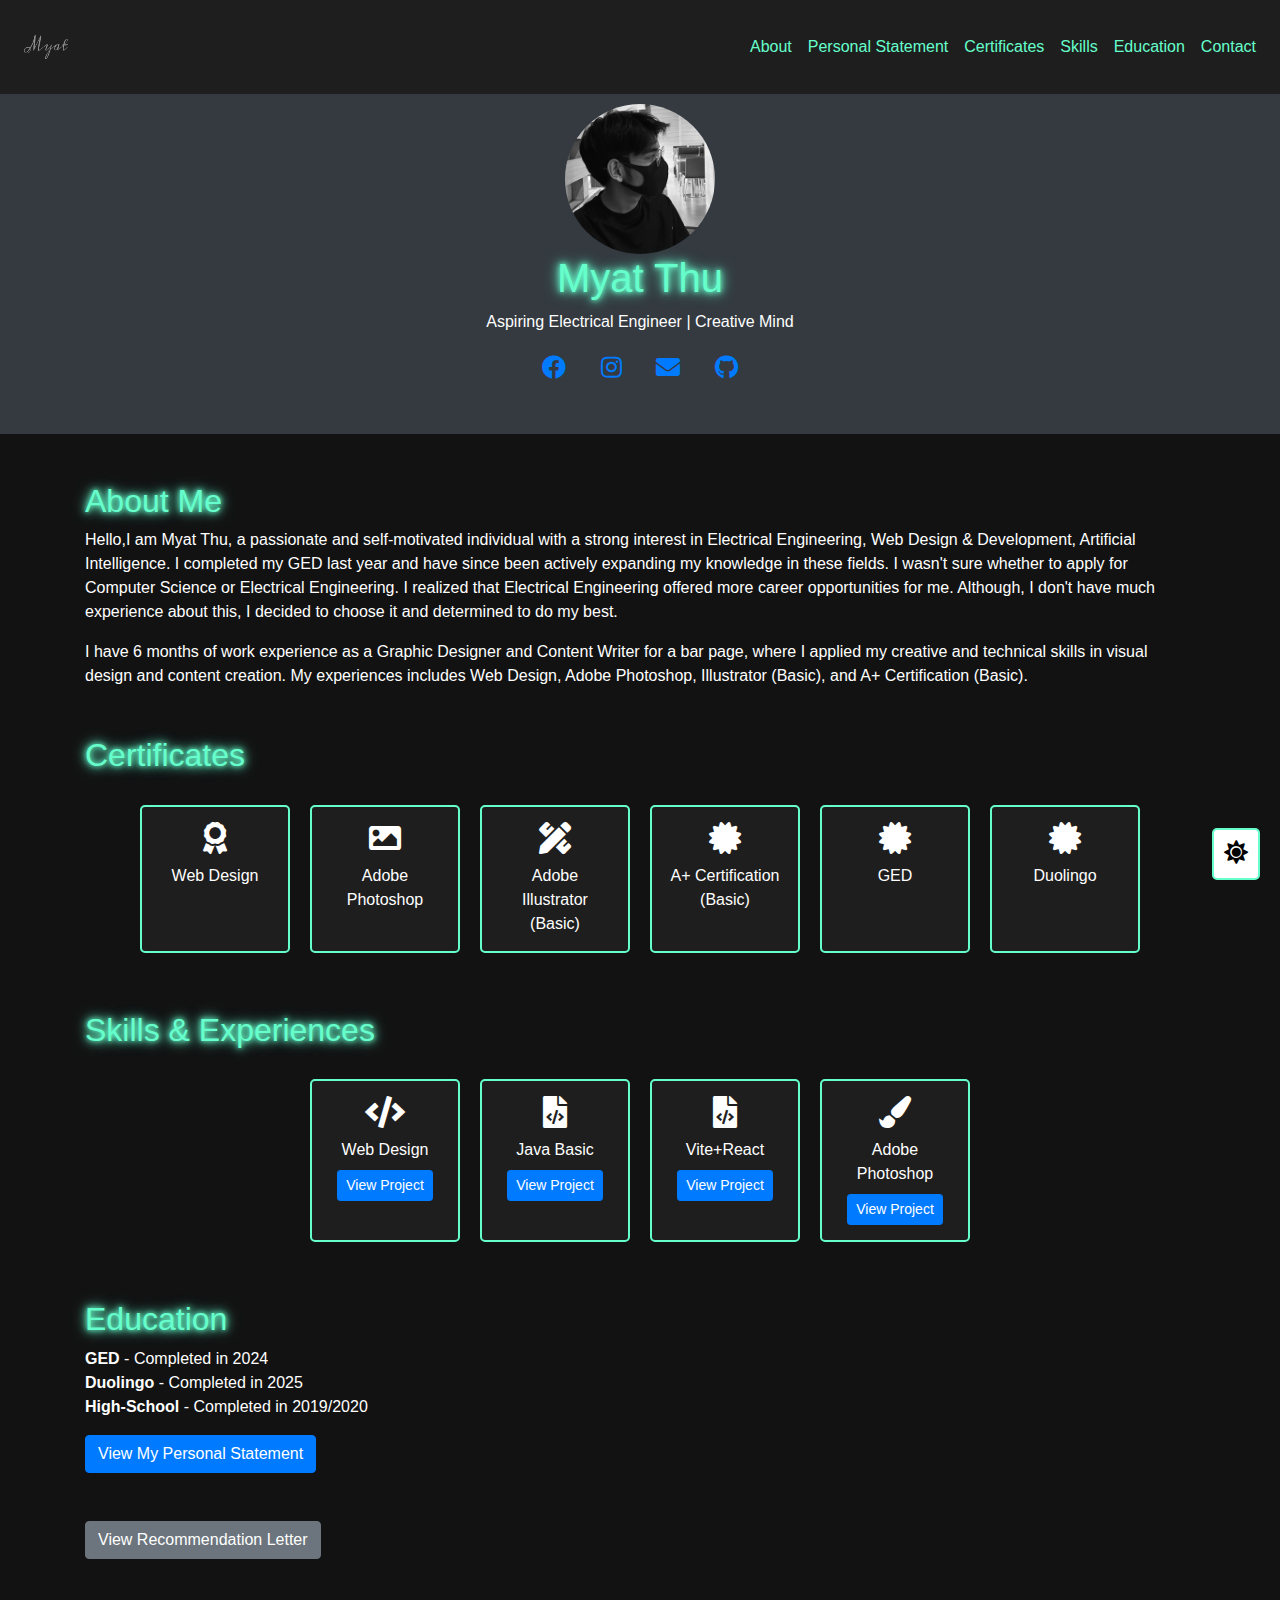
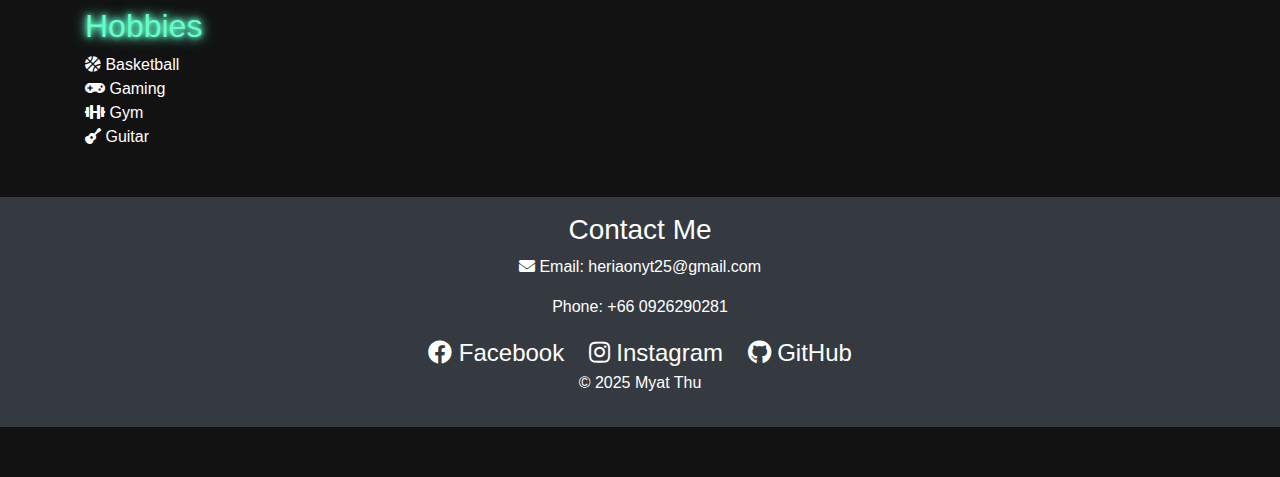
<file: index.html>
<!DOCTYPE html>
<html lang="en">

<head>
    <meta charset="UTF-8">
    <meta name="viewport" content="width=device-width, initial-scale=1.0">
    <title>MyatThu-portfolio</title>
    <link rel="shortcut icon" href="Myat.png" type="image/x-icon">
    <link rel="stylesheet" href="https://stackpath.bootstrapcdn.com/bootstrap/4.5.2/css/bootstrap.min.css">
    <link rel="stylesheet" href="https://cdnjs.cloudflare.com/ajax/libs/font-awesome/5.15.4/css/all.min.css">
    <link rel="stylesheet" href="css/styles.css">
</head>

<body>
    <nav class="navbar navbar-expand-lg fixed-top">
        <a class="navbar-brand" href="#">
            <img src="Myat.png" alt="Myat Logo" height="60" width="60">
        </a>
        <button class="navbar-toggler" type="button" data-toggle="collapse"
            data-target="#navbarSupportedContent" aria-controls="navbarSupportedContent" aria-expanded="false"
            aria-label="Toggle navigation">
            <span class="navbar-toggler-icon"></span>
        </button>
        <div class="collapse navbar-collapse" id="navbarSupportedContent">
            <ul class="navbar-nav ml-auto">
                <li class="nav-item">
                    <a class="nav-link" href="#about">About</a>
                </li>
                <li class="nav-item">
                    <a class="nav-link" href="personal-statement.html">Personal Statement</a>
                </li>
                <li class="nav-item">
                    <a class="nav-link" href="#certificates">Certificates</a>
                </li>
                <li class="nav-item">
                    <a class="nav-link" href="#skills">Skills</a>
                </li>
                <li class="nav-item">
                    <a class="nav-link" href="#education">Education</a>
                </li>
                <!-- <li class="nav-item">
                    <a class="nav-link" href="#hobbies">Hobbies</a>
                </li> -->
                <li class="nav-item">
                    <a class="nav-link" href="#contact">Contact</a>
                </li>
            </ul>
        </div>
    </nav>

    <header class="bg-dark text-white text-center py-5" style="margin-top: 56px;">
        <img src="Myat2.jpg" alt="Profile Photo" class="rounded-circle" width="150" height="150">
        <h1 class="neon-text">Myat Thu</h1>

        <p>Aspiring Electrical Engineer | Creative Mind</p>
        <div class="social-icons">
            <a href="https://www.facebook.com/share/15XiiF6BfE/?mibextid=wwXIfr.com"><i class="fab fa-facebook"></i></a>
            <a href="https://www.instagram.com/hellooo_world25?igsh=cmlqNjZhYjB5N3V0&utm_source=qr.com"><i class="fab fa-instagram"></i></a>
            <a href="mailto:heriaonyt25@gmail.com"><i class="fas fa-envelope"></i></a>
            <a href="https://github.com/Lamelo25.com"><i class="fab fa-github"></i></a>
        </div>
    </header>

    <section class="container my-5" id="about">
        <h2 class="neon-text">About Me</h2>
        <p>Hello,I am Myat Thu, a passionate and self-motivated individual with a strong interest in Electrical
            Engineering, Web Design & Development, Artificial Intelligence. I completed my GED last year and have
            since been actively expanding my knowledge in these fields. I wasn't sure whether to apply for Computer Science or Electrical Engineering. I realized that Electrical Engineering offered more career opportunities for me. Although, I don't have much experience about this, I decided to choose it and determined to do my best.</p>
        <p>I have 6 months of work experience as a Graphic Designer and Content Writer for a bar page, where I applied
            my creative and technical skills in visual design and content creation. My experiences includes Web Design,
            Adobe Photoshop, Illustrator (Basic), and A+ Certification (Basic).</p>
    </section>


    <section class="container my-5" id="certificates">
        <h2 class="neon-text">Certificates</h2>
        <div class="skills-container">
            <div class="skill">
                <i class="fas fa-award"></i>
                <span>Web Design</span>
            </div>
            <div class="skill">
                <i class="fas fa-image"></i>
                <span>Adobe Photoshop</span>
            </div>
            <div class="skill">
                <i class="fas fa-pencil-ruler"></i>
                <span>Adobe Illustrator (Basic)</span>
            </div>
            <div class="skill">
                <i class="fas fa-certificate"></i>
                <span>A+ Certification (Basic)</span>
            </div>
            <div class="skill">
                <i class="fas fa-certificate"></i>
                <span>GED</span>
            </div>
            <div class="skill">
                <i class="fas fa-certificate"></i>
                <span>Duolingo</span>
            </div>
        </div>
    </section>

    <section class="container my-5" id="skills">
        <h2 class="neon-text">Skills & Experiences</h2>
        <div class="skills-container">
            <div class="skill">
                <i class="fas fa-code"></i>
                <span>Web Design</span>
                <a href="https://lamelo25.github.io/Yoga-Web/" target="_blank" class="btn btn-primary btn-sm mt-2">
                    View Project
                </a>
            </div>
            <div class="skill">
                <i class="fas fa-file-code"></i>
                <span>Java Basic</span>
                <a href="https://github.com/Lamelo25/java-basic-projects.git" target="_blank" class="btn btn-primary btn-sm mt-2">
                    View Project
                </a>
            </div>

            <div class="skill">
                <i class="fas fa-file-code"></i>
                <span>Vite+React</span>
                <a href="https://lin007kin-park.firebaseapp.com/" target="_blank" class="btn btn-primary btn-sm mt-2">
                    View Project
                </a>
            </div>
            <div class="skill">
                <i class="fas fa-paint-brush"></i>
                <span>Adobe Photoshop</span>
                <button type="button" class="btn btn-primary btn-sm mt-2" data-toggle="modal"
                    data-target="#photoshopModal">
                    View Project
                </button>
            </div>


            <!-- <div class="skill">
                <i class="fas fa-clipboard-list"></i>
                <span>A+ Certification</span>
            </div>
            <div class="skill">
                <i class="fas fa-pencil-ruler"></i>
                <span>Illustrator</span>
            </div> -->
        </div>
    </section>

    <div class="modal fade" id="photoshopModal" tabindex="-1" role="dialog" aria-labelledby="photoshopModalLabel"
        aria-hidden="true">
        <div class="modal-dialog" role="document">
            <div class="modal-content">
                <div class="modal-header">
                    <h5 class="modal-title" id="photoshopModalLabel">Photoshop Project</h5>
                    <button type="button" class="close" data-dismiss="modal" aria-label="Close">
                        <span aria-hidden="true">&times;</span>
                    </button>
                </div>
                <div class="modal-body">
                    <img src="photo_2025-02-27_22-40-03.jpg" alt="Photoshop Project" class="img-fluid">
                    <img src="photo_2025-02-27_22-42-32.jpg" alt="Photoshop Project" class="img-fluid">
                    <img src="photo_2025-02-27_22-42-40.jpg" alt="Photoshop Project" class="img-fluid">
                </div>
                <div class="modal-footer">
                    <button type="button" class="btn btn-secondary" data-dismiss="modal">Close</button>
                </div>
            </div>
        </div>
    </div>

    <section class="container my-5" id="education">
        <h2 class="neon-text">Education</h2>
        <ul class="list-unstyled">
            <li><strong>GED</strong> - Completed in 2024</li>
            <li><strong>Duolingo</strong> - Completed in 2025</li>
            <li><strong>High-School</strong> - Completed in 2019/2020</li>
        </ul>
        <a href="personal-statement.html" class="btn btn-primary">View My Personal Statement</a>

    </section>

    <section class="container">
        <a href="recommendation.html" class="btn btn-secondary">View Recommendation Letter</a>

    </section>
    <section class="container my-5" id="hobbies">
        <h2 class="neon-text">Hobbies</h2>
        <ul class="list-unstyled">
            <li><i class="fas fa-basketball-ball"></i> Basketball</li>
            <li><i class="fas fa-gamepad"></i> Gaming</li>
            <li><i class="fas fa-dumbbell"></i> Gym</li>
            <li><i class="fas fa-guitar"></i> Guitar</li>
        </ul>
    </section>

    <footer class="bg-dark text-white text-center py-3" id="contact">
        <h3>Contact Me</h3>
        <p>
            <a href="mailto:heriaonyt25@gmail.com" class="text-white"><i class="fas fa-envelope"></i> Email:
                heriaonyt25@gmail.com</a>
        </p>
        <p>Phone: +66 0926290281</p>
        <div class="social-icons">
            <a href="https://www.facebook.com/share/15XiiF6BfE/?mibextid=wwXIfr.com" class="text-white"><i class="fab fa-facebook"></i> Facebook</a>
            <a href="https://www.instagram.com/hellooo_world25?igsh=cmlqNjZhYjB5N3V0&utm_source=qr.com" class="text-white"><i class="fab fa-instagram"></i> Instagram</a>
            <a href="hhttps://github.com/Lamelo25.com" class="text-white"><i class="fab fa-github"></i> GitHub</a>
        </div>
        <p>&copy; 2025 Myat Thu</p>
    </footer>

    <button id="theme-toggle" class="btn btn-outline-light fixed-toggle">
        <i class="fas fa-sun" id="toggle-icon"></i>
    </button>

    <script src="https://code.jquery.com/jquery-3.5.1.slim.min.js"></script>
    <script src="https://cdn.jsdelivr.net/npm/@popperjs/core@2.5.3/dist/umd/popper.min.js"></script>
    <script src="https://stackpath.bootstrapcdn.com/bootstrap/4.5.2/js/bootstrap.min.js"></script>
    <script src="js/script.js"></script>
</body>

</html>
</file>
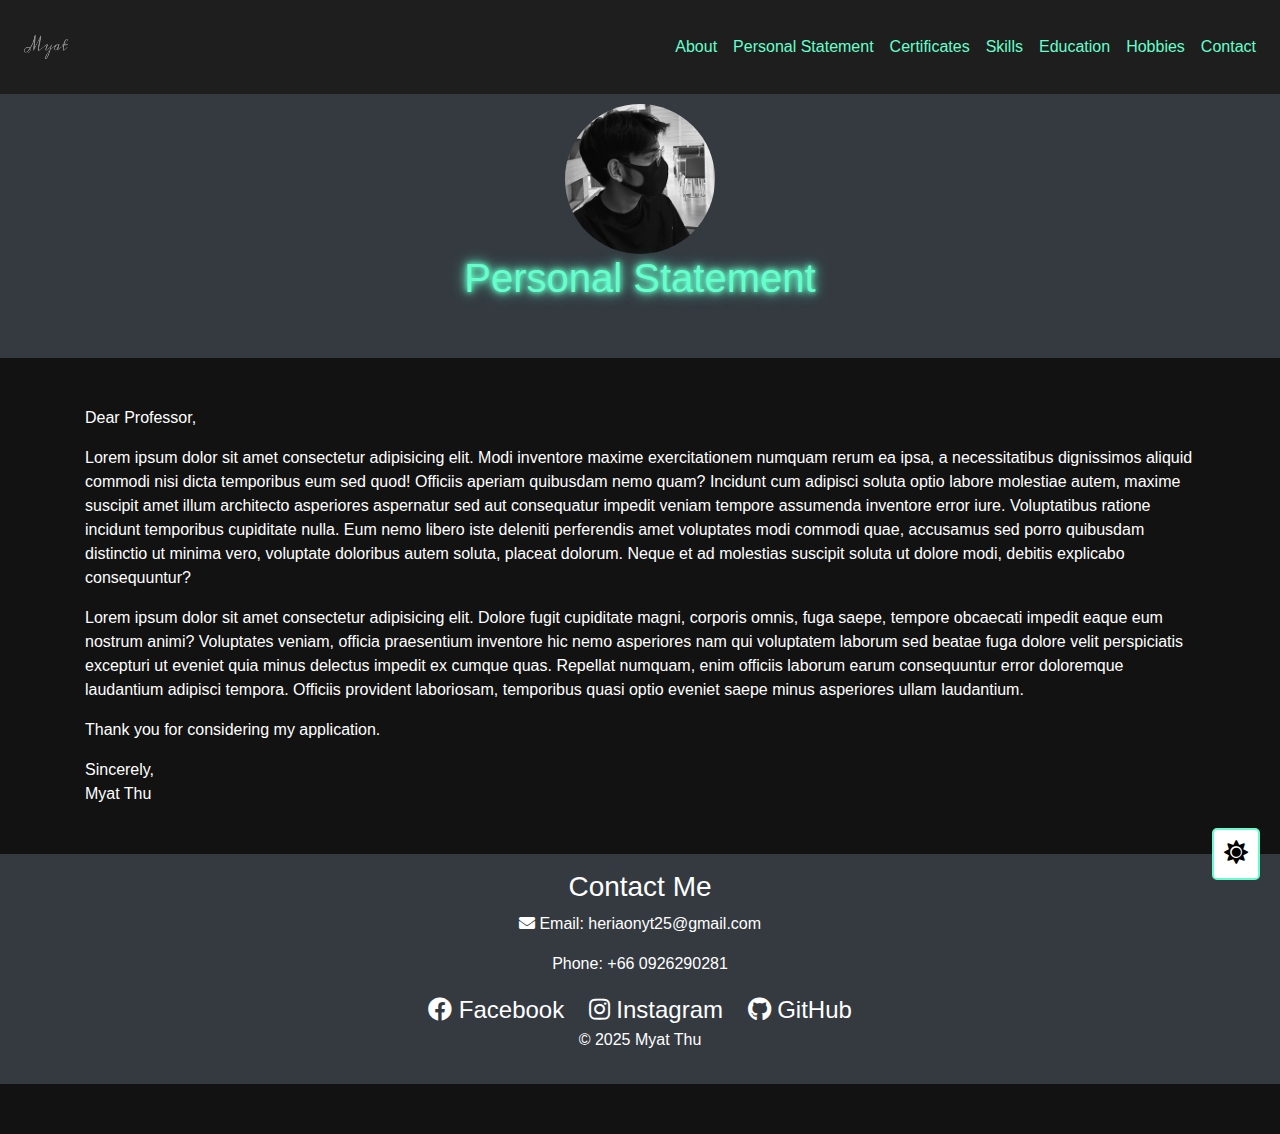
<file: personal-statement.html>
<!DOCTYPE html>
        <html lang="en">

        <head>
            <meta charset="UTF-8">
            <meta name="viewport" content="width=device-width, initial-scale=1.0">
            <title>Personal Statement - MyatThu Portfolio</title>
            <link rel="shortcut icon" href="Myat.png" type="image/x-icon">

            <link rel="stylesheet" href="https://stackpath.bootstrapcdn.com/bootstrap/4.5.2/css/bootstrap.min.css">
            <link rel="stylesheet"
                href="https://cdnjs.cloudflare.com/ajax/libs/font-awesome/5.15.4/css/all.min.css">
            <link rel="stylesheet" href="css/styles.css">
        </head>

        <body>
            <nav class="navbar navbar-expand-lg fixed-top">
                <a class="navbar-brand" href="index.html">
                    <img src="Myat.png" alt="Myat Logo" height="60" width="60">
                </a>
                <button class="navbar-toggler" type="button" data-toggle="collapse"
                    data-target="#navbarSupportedContent" aria-controls="navbarSupportedContent" aria-expanded="false"
                    aria-label="Toggle navigation">
                    <span class="navbar-toggler-icon"></span>
                </button>
                <div class="collapse navbar-collapse" id="navbarSupportedContent">
                    <ul class="navbar-nav ml-auto">
                        <li class="nav-item">
                            <a class="nav-link" href="index.html#about">About</a>
                        </li>
                        <li class="nav-item">
                            <a class="nav-link" href="personal-statement.html">Personal Statement</a>
                        </li>
                        <li class="nav-item">
                            <a class="nav-link" href="index.html#certificates">Certificates</a>
                        </li>
                        <li class="nav-item">
                            <a class="nav-link" href="index.html#skills">Skills</a>
                        </li>
                        <li class="nav-item">
                            <a class="nav-link" href="index.html#education">Education</a>
                        </li>
                        <li class="nav-item">
                            <a class="nav-link" href="index.html#hobbies">Hobbies</a>
                        </li>
                        <li class="nav-item">
                            <a class="nav-link" href="index.html#contact">Contact</a>
                        </li>
                    </ul>
                </div>
            </nav>

            <header class="bg-dark text-white text-center py-5" style="margin-top: 56px;">
                <img src="Myat2.jpg" alt="Profile Photo" class="rounded-circle" width="150" height="150">
                <h1 class="neon-text">Personal Statement</h1>
            </header>

            <section class="container my-5">
                <p>Dear Professor,</p>
                <p>Lorem ipsum dolor sit amet consectetur adipisicing elit. Modi inventore maxime exercitationem numquam rerum ea ipsa, a necessitatibus dignissimos aliquid commodi nisi dicta temporibus eum sed quod! Officiis aperiam quibusdam nemo quam? Incidunt cum adipisci soluta optio labore molestiae autem, maxime suscipit amet illum architecto asperiores aspernatur sed aut consequatur impedit veniam tempore assumenda inventore error iure. Voluptatibus ratione incidunt temporibus cupiditate nulla. Eum nemo libero iste deleniti perferendis amet voluptates modi commodi quae, accusamus sed porro quibusdam distinctio ut minima vero, voluptate doloribus autem soluta, placeat dolorum. Neque et ad molestias suscipit soluta ut dolore modi, debitis explicabo consequuntur?</p>
                <p>Lorem ipsum dolor sit amet consectetur adipisicing elit. Dolore fugit cupiditate magni, corporis omnis, fuga saepe, tempore obcaecati impedit eaque eum nostrum animi? Voluptates veniam, officia praesentium inventore hic nemo asperiores nam qui voluptatem laborum sed beatae fuga dolore velit perspiciatis excepturi ut eveniet quia minus delectus impedit ex cumque quas. Repellat numquam, enim officiis laborum earum consequuntur error doloremque laudantium adipisci tempora. Officiis provident laboriosam, temporibus quasi optio eveniet saepe minus asperiores ullam laudantium.</p>
                <p>Thank you for considering my application.</p>
                <p>Sincerely,<br>Myat Thu</p>
            </section>

            <footer class="bg-dark text-white text-center py-3" id="contact">
                <h3>Contact Me</h3>
                <p>
                    <a href="mailto:heriaonyt25@gmail.com" class="text-white"><i class="fas fa-envelope"></i> Email:
                        heriaonyt25@gmail.com</a>
                </p>
                <p>Phone: +66 0926290281</p>
                <div class="social-icons">
                    <a href="https://www.facebook.com/share/15XiiF6BfE/?mibextid=wwXIfr.com" class="text-white"><i class="fab fa-facebook"></i> Facebook</a>
                    <a href="https://www.instagram.com/hellooo_world25?igsh=cmlqNjZhYjB5N3V0&utm_source=qr.com" class="text-white"><i class="fab fa-instagram"></i> Instagram</a>
                    <a href="https://github.com/Lamelo25.com" class="text-white"><i class="fab fa-github"></i> GitHub</a>
                </div>
                <p>&copy; 2025 Myat Thu</p>
            </footer>

            <button id="theme-toggle" class="btn btn-outline-light fixed-toggle">
                <i class="fas fa-sun" id="toggle-icon"></i>
            </button>

            <script src="https://code.jquery.com/jquery-3.5.1.slim.min.js"></script>
            <script src="https://cdn.jsdelivr.net/npm/@popperjs/core@2.5.3/dist/umd/popper.min.js"></script>
            <script src="https://stackpath.bootstrapcdn.com/bootstrap/4.5.2/js/bootstrap.min.js"></script>
            <script src="js/script.js"></script>
        </body>

        </html>
</file>
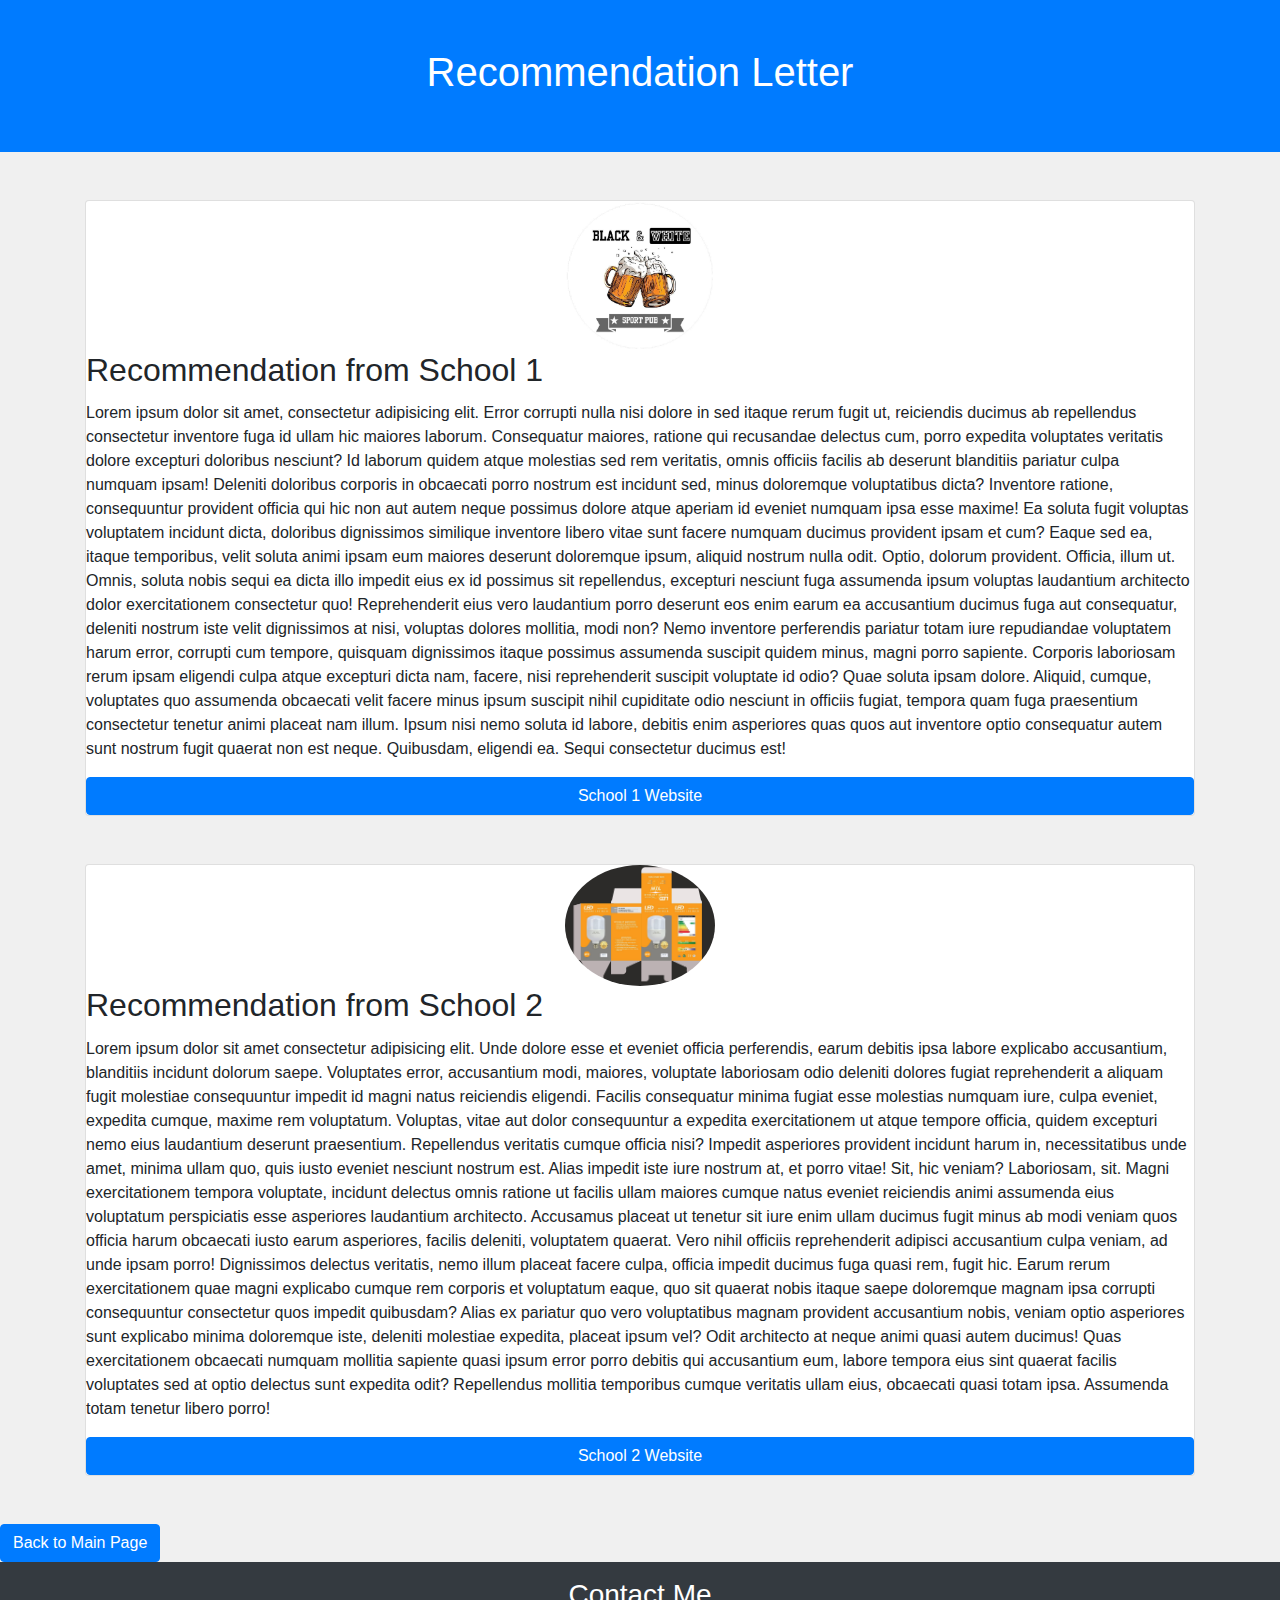
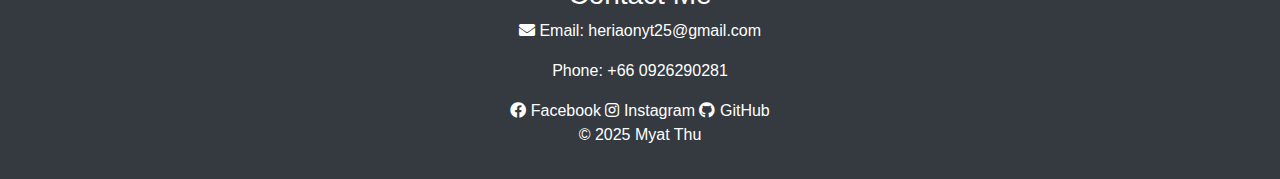
<file: recommendation.html>
<!DOCTYPE html>
<html lang="en">
<head>
    <meta charset="UTF-8">
    <meta name="viewport" content="width=device-width, initial-scale=1.0">
    <title>Recommendation Letter</title>
    <link rel="stylesheet" href="https://stackpath.bootstrapcdn.com/bootstrap/4.5.2/css/bootstrap.min.css">
    <link rel="stylesheet" href="https://cdnjs.cloudflare.com/ajax/libs/font-awesome/5.15.4/css/all.min.css">
    <link rel="stylesheet" href="css/styles-recommendation.css">
</head>
<body>
    <header class="bg-primary text-white text-center py-5">
        <h1>Recommendation Letter</h1>
    </header>

    <section class="container my-5">
        <div class="card mb-5">
            <div class="text-center">
                <img src="photo_2025-02-27_22-42-32.jpg" alt="School 1 Logo" class="rounded-circle" style="max-width: 150px; max-height: 150px;">
            </div>
            
            <h2 class="card-title">Recommendation from School 1</h2>
            <p class="card-text">Lorem ipsum dolor sit amet, consectetur adipisicing elit. Error corrupti nulla nisi dolore in sed itaque rerum fugit ut, reiciendis ducimus ab repellendus consectetur inventore fuga id ullam hic maiores laborum. Consequatur maiores, ratione qui recusandae delectus cum, porro expedita voluptates veritatis dolore excepturi doloribus nesciunt? Id laborum quidem atque molestias sed rem veritatis, omnis officiis facilis ab deserunt blanditiis pariatur culpa numquam ipsam! Deleniti doloribus corporis in obcaecati porro nostrum est incidunt sed, minus doloremque voluptatibus dicta? Inventore ratione, consequuntur provident officia qui hic non aut autem neque possimus dolore atque aperiam id eveniet numquam ipsa esse maxime! Ea soluta fugit voluptas voluptatem incidunt dicta, doloribus dignissimos similique inventore libero vitae sunt facere numquam ducimus provident ipsam et cum? Eaque sed ea, itaque temporibus, velit soluta animi ipsam eum maiores deserunt doloremque ipsum, aliquid nostrum nulla odit. Optio, dolorum provident. Officia, illum ut. Omnis, soluta nobis sequi ea dicta illo impedit eius ex id possimus sit repellendus, excepturi nesciunt fuga assumenda ipsum voluptas laudantium architecto dolor exercitationem consectetur quo! Reprehenderit eius vero laudantium porro deserunt eos enim earum ea accusantium ducimus fuga aut consequatur, deleniti nostrum iste velit dignissimos at nisi, voluptas dolores mollitia, modi non? Nemo inventore perferendis pariatur totam iure repudiandae voluptatem harum error, corrupti cum tempore, quisquam dignissimos itaque possimus assumenda suscipit quidem minus, magni porro sapiente. Corporis laboriosam rerum ipsam eligendi culpa atque excepturi dicta nam, facere, nisi reprehenderit suscipit voluptate id odio? Quae soluta ipsam dolore. Aliquid, cumque, voluptates quo assumenda obcaecati velit facere minus ipsum suscipit nihil cupiditate odio nesciunt in officiis fugiat, tempora quam fuga praesentium consectetur tenetur animi placeat nam illum. Ipsum nisi nemo soluta id labore, debitis enim asperiores quas quos aut inventore optio consequatur autem sunt nostrum fugit quaerat non est neque. Quibusdam, eligendi ea. Sequi consectetur ducimus est!</p>
            <a href="#" class="btn btn-primary">School 1 Website</a>
        </div>

        <div class="card">
            <div class="text-center">
                <img src="photo_2025-02-27_22-40-03.jpg" alt="School 1 Logo" class="rounded-circle" style="max-width: 150px; max-height: 150px;">
            </div>
            
            <h2 class="card-title">Recommendation from School 2</h2>
            <p class="card-text">Lorem ipsum dolor sit amet consectetur adipisicing elit. Unde dolore esse et eveniet officia perferendis, earum debitis ipsa labore explicabo accusantium, blanditiis incidunt dolorum saepe. Voluptates error, accusantium modi, maiores, voluptate laboriosam odio deleniti dolores fugiat reprehenderit a aliquam fugit molestiae consequuntur impedit id magni natus reiciendis eligendi. Facilis consequatur minima fugiat esse molestias numquam iure, culpa eveniet, expedita cumque, maxime rem voluptatum. Voluptas, vitae aut dolor consequuntur a expedita exercitationem ut atque tempore officia, quidem excepturi nemo eius laudantium deserunt praesentium. Repellendus veritatis cumque officia nisi? Impedit asperiores provident incidunt harum in, necessitatibus unde amet, minima ullam quo, quis iusto eveniet nesciunt nostrum est. Alias impedit iste iure nostrum at, et porro vitae! Sit, hic veniam? Laboriosam, sit. Magni exercitationem tempora voluptate, incidunt delectus omnis ratione ut facilis ullam maiores cumque natus eveniet reiciendis animi assumenda eius voluptatum perspiciatis esse asperiores laudantium architecto. Accusamus placeat ut tenetur sit iure enim ullam ducimus fugit minus ab modi veniam quos officia harum obcaecati iusto earum asperiores, facilis deleniti, voluptatem quaerat. Vero nihil officiis reprehenderit adipisci accusantium culpa veniam, ad unde ipsam porro! Dignissimos delectus veritatis, nemo illum placeat facere culpa, officia impedit ducimus fuga quasi rem, fugit hic. Earum rerum exercitationem quae magni explicabo cumque rem corporis et voluptatum eaque, quo sit quaerat nobis itaque saepe doloremque magnam ipsa corrupti consequuntur consectetur quos impedit quibusdam? Alias ex pariatur quo vero voluptatibus magnam provident accusantium nobis, veniam optio asperiores sunt explicabo minima doloremque iste, deleniti molestiae expedita, placeat ipsum vel? Odit architecto at neque animi quasi autem ducimus! Quas exercitationem obcaecati numquam mollitia sapiente quasi ipsum error porro debitis qui accusantium eum, labore tempora eius sint quaerat facilis voluptates sed at optio delectus sunt expedita odit? Repellendus mollitia temporibus cumque veritatis ullam eius, obcaecati quasi totam ipsa. Assumenda totam tenetur libero porro!</p>
            <a href="#" class="btn btn-primary">School 2 Website</a>
        </div>
    </section>

    <a href="index.html" class="btn btn-primary">Back to Main Page</a>

    <footer class="bg-dark text-white text-center py-3">
        <h3>Contact Me</h3>
        <p>
            <a href="mailto:heriaonyt25@gmail.com" class="text-white"><i class="fas fa-envelope"></i> Email:
                heriaonyt25@gmail.com</a>
        </p>
        <p>Phone: +66 0926290281</p>
        <div class="social-icons">
            <a href="https://www.facebook.com/share/15XiiF6BfE/?mibextid=wwXIfr.com" class="text-white"><i class="fab fa-facebook"></i> Facebook</a>
            <a href="https://www.instagram.com/hellooo_world25?igsh=cmlqNjZhYjB5N3V0&utm_source=qr.com" class="text-white"><i class="fab fa-instagram"></i> Instagram</a>
            <a href="https://github.com/Lamelo25.com" class="text-white"><i class="fab fa-github"></i> GitHub</a>
        </div>
        <p>&copy; 2025 Myat Thu</p>
    </footer>

    <script src="https://code.jquery.com/jquery-3.5.1.slim.min.js"></script>
    <script src="https://cdn.jsdelivr.net/npm/@popperjs/core@2.5.3/dist/umd/popper.min.js"></script>
    <script src="https://stackpath.bootstrapcdn.com/bootstrap/4.5.2/js/bootstrap.min.js"></script>
</body>
</html>
</file>
<file: css/styles.css>
body {
    font-family: 'Arial', sans-serif;
    background-color: #121212;
    color: #ffffff;
    transition: background-color 0.5s, color 0.5s;
    padding-bottom: 50px; /* footer from covering content */
}

h1, h2 {
    text-shadow: 0 0 5px #66ffcc, 0 0 10px #66ffcc;
}

.neon-text {
    color: #66ffcc; /* neon color */
    text-shadow: 0 0 5px #66ffcc, 0 0 10px #66ffcc, 0 0 15px #66ffcc;
}

.social-icons a {
    margin: 0 15px;
    text-decoration: none;
    font-size: 1.5em;
}

@keyframes fade-in {
    0% { opacity: 0; }
    100% { opacity: 1; }
  }
  
  .animate {
    animation: fade-in 2s;
  }
  

.card {
  transition: transform 0.3s;
}

.card:hover {
  transform: scale(1.05);
}


.card-title {
    color: #66ffcc;
    text-shadow: 0 0 5px #66ffcc, 0 0 10px #66ffcc;
}

.card-img-top {
    height: 200px;
    object-fit: cover;
}

/* Navbar Styles */
.navbar {
    background-color: #1e1e1e; /* Bgcolor */
    transition: background-color 0.5s;
    padding: 0.75rem 1rem; /* larger screens */
}

.navbar-brand,
.navbar-nav .nav-link {
    color: #66ffcc; /* branding n links */
}

.navbar-nav .nav-link:hover {
    color: #66ffcc;
}

/* Light Theme Navbar */
.light-theme .navbar {
    background-color: #d6d6d6; /* Light gray background */
}

.light-theme .navbar-brand,
.light-theme .navbar-nav .nav-link {
    color: #000000; /* Black text for better contrast */
}

.light-theme .navbar-nav .nav-link:hover {
    color: #66ffcc; /* Keep the hover effect */
}

/* Hamburger Icon Styling */
.navbar-toggler-icon {
    background-image: url("data:image/svg+xml,%3csvg viewBox='0 0 30 30' xmlns='http://www.w3.org/2000/svg'%3e%3cpath stroke='rgba(102,255,204, 0.7)' stroke-linecap='round' stroke-miterlimit='10' stroke-width='2' d='M4 7h22M4 15h22M4 23h22'/%3e%3c/svg%3e");
}

.light-theme .navbar-toggler-icon {
    background-image: url("data:image/svg+xml,%3csvg viewBox='0 0 30 30' xmlns='http://www.w3.org/2000/svg'%3e%3cpath stroke='rgba(0,0,0, 0.7)' stroke-linecap='round' stroke-miterlimit='10' stroke-width='2' d='M4 7h22M4 15h22M4 23h22'/%3e%3c/svg%3e");
}

/* Certificates and Skills */
.skills-container {
    display: flex;
    flex-wrap: wrap;
    justify-content: center;
    margin-top: 20px;
}

.skill {
    background-color: #1e1e1e;
    border: 2px solid #66ffcc;
    border-radius: 5px;
    padding: 15px;
    margin: 10px;
    width: 150px; /* Adjust width as needed */
    text-align: center;
    transition: transform 0.3s;
}

.skill:hover {
    transform: scale(1.05);
}

.skill i {
    font-size: 2em; /* Adjust icon size as needed */
    display: block;
    margin-bottom: 10px;
}

.skill span {
    color: #ffffff; /* Text color */
}

/* Photoshop Images */
.photoshop-images {
    display: flex;
    flex-direction: column; /* Stack images vertically */
    gap: 10px; /* Space between images */
}

.photoshop-images img {
    width: 100%; /* Make images responsive */
    transition: transform 0.3s; /* Animation effect */
}

.photoshop-images img:hover {
    transform: scale(1.05); /* Scale up on hover */
}

/* Footer Styles */
footer {
    background-color: #1e1e1e;
    padding: 20px 0; /* Reduced padding for a cleaner look */
    position: relative; /* Ensure proper positioning */
    bottom: 0; /* Stick to the bottom */
    width: 100%; /* Full width */
    z-index: 100; /* Ensure it's above other content */
}

footer .social-icons a {
    color: #66ffcc; /* Neon color for branding and links */
    text-decoration: none; /* Remove underlines from links */
    margin: 0 10px; /* Adjust spacing between the links */
}

footer .social-icons a:hover {
    color: #ffffff; /* Hover color */
}

/* Theme Toggle Button Styles */
.fixed-toggle {
    position: fixed;
    bottom: 20px;
    right: 20px;
    z-index: 1000;
    background-color: #ffffff; /* White background for dark theme */
    color: #000000; /* Black icon color */
    border: 2px solid #66ffcc; /* Optional: border color */
    border-radius: 5px; /* Optional: rounded corners */
    padding: 10px; /* Optional: padding for better appearance */
    cursor: pointer; /* Change cursor to pointer */
    transition: background-color 0.3s, color 0.3s; /* Smooth transition */
}

.fixed-toggle i {
    font-size: 1.5em;
}

/* Toggle button for light theme */
.light-theme .fixed-toggle {
    background-color: #000000; /* Black background for light theme */
    color: #ffffff; /* White icon color */
}

/* Light Theme Styles */
.light-theme {
    background-color: #f8f9fa; /* Softer white background */
    color: #000000; /* Black text color */
}

/* CSS for the modern-red fa-award icon in the white theme */
.light-theme .skills-container .skill {
    color: #B8860B ;/* DarkGoldenRod */   
}


/* Light theme styles for specific elements */
.light-theme h1,
.light-theme h2,
.light-theme .card {
    color: #000000;
    text-shadow: none;
}

.light-theme .card {
    background-color: #ffffff; /* White background for cards in light theme */
}

/* Media Queries for Responsiveness */
@media (max-width: 991.98px) {
    .navbar {
        padding: 0.5rem 1rem; /* Reduce padding on smaller screens */
    }

    .navbar-brand {
        font-size: 1.25rem; /* Adjust brand font size */
    }

    .navbar-collapse {
        background-color: #1e1e1e; /* Dark background for the collapsed menu */
        padding: 10px;
    }

    .navbar-nav {
        text-align: center; /* Center the links in the collapsed menu */
    }

    .navbar-nav .nav-item {
        margin: 5px 0; /* Add spacing between the links */
    }

    .navbar-nav .nav-link {
        color: #ffffff; /* White text for links in the collapsed menu */
    }

    .light-theme .navbar-collapse {
        background-color: #d6d6d6; /* Light gray background for light theme */
    }

    .light-theme .navbar-nav .nav-link {
        color: #000000; /* Black text for light theme */
    }

    .social-icons a {
        margin: 0 5px; /* Reduce margin for social icons on smaller screens */
    }
}

@media (max-width: 767.98px) {
    h1 {
        font-size: 2.5rem; /* Further reduce font size for very small screens */
    }

    h2 {
        font-size: 2rem;
    }

    .social-icons a {
        font-size: 1.2em; /* Further reduce size of social icons */
    }

    .skill {
        width: 100%; /* Make skills full width on smaller screens */
        margin: 5px 0;
    }
}

@media (max-width: 575.98px) {
    .navbar-brand {
        font-size: 1.1rem; /* Smaller font size for the brand on very small screens */
    }

    .navbar-toggler {
        padding: 0.25rem 0.5rem; /* Adjust padding for the toggler button */
        font-size: 0.75rem; /* Adjust font size */
    }

    .navbar-toggler-icon {
        width: 1.2em; /* Adjust width of the icon */
        height: 1.2em; /* Adjust height of the icon */
    }

    footer p {
        font-size: 0.9em;
    }
}
</file>
<file: css/styles-recommendation.css>
body {
    background-color: #f0f0f0; 
}

.bg-primary {
    background-color: #3498db; 
}

.neon-text {
    color: #66ffcc; 
}
</file>
